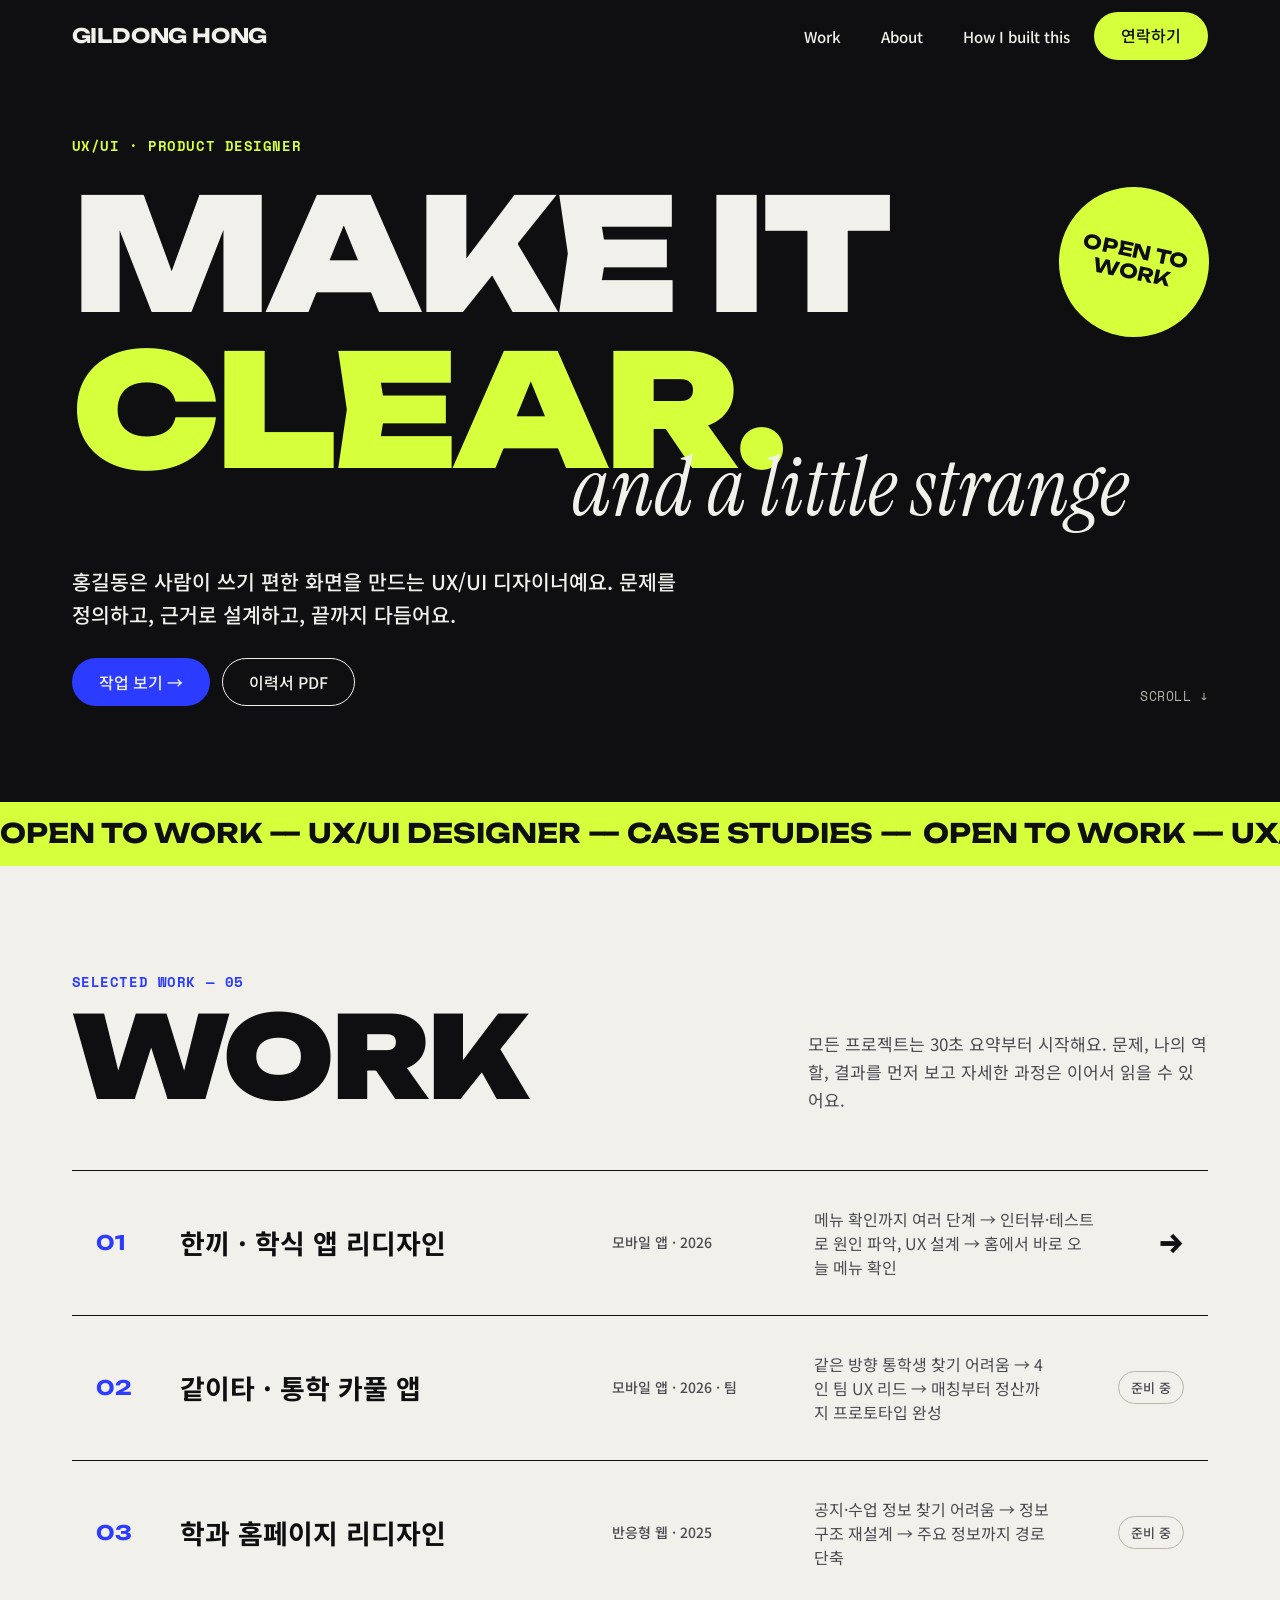
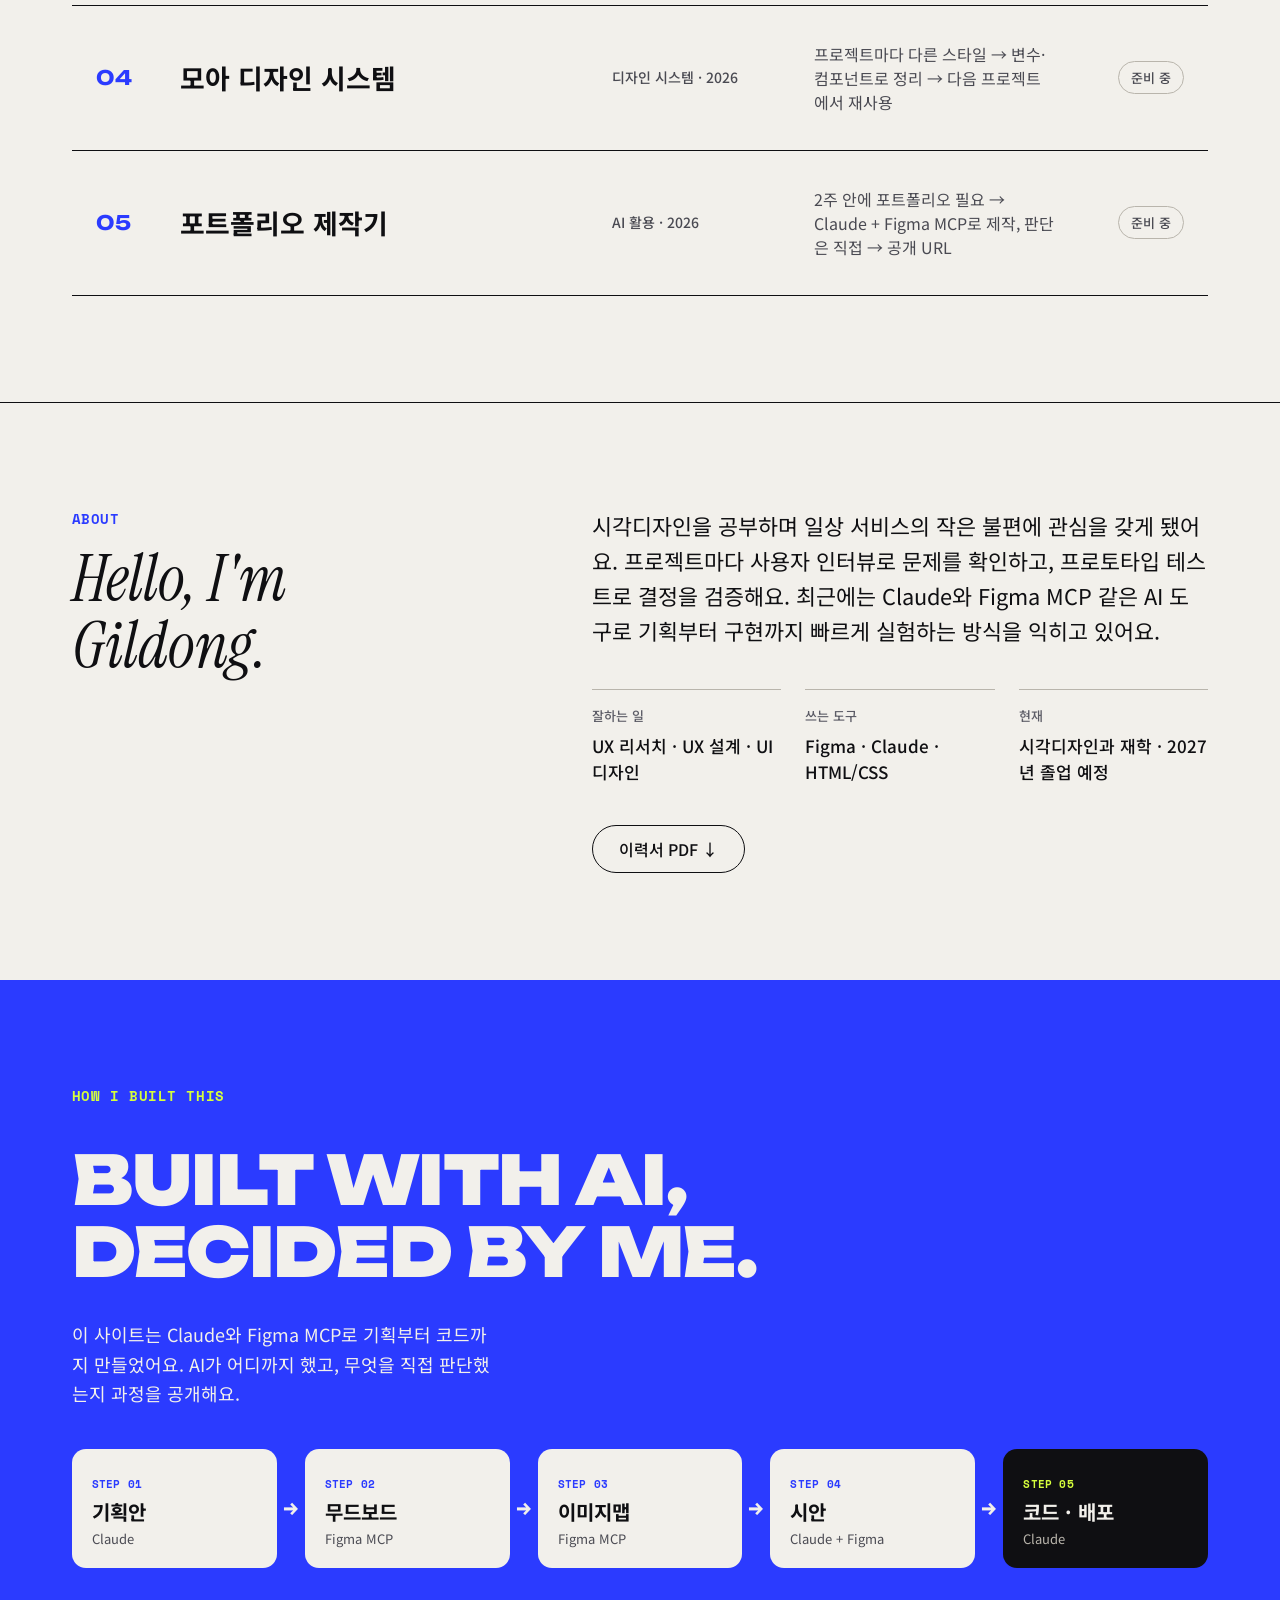
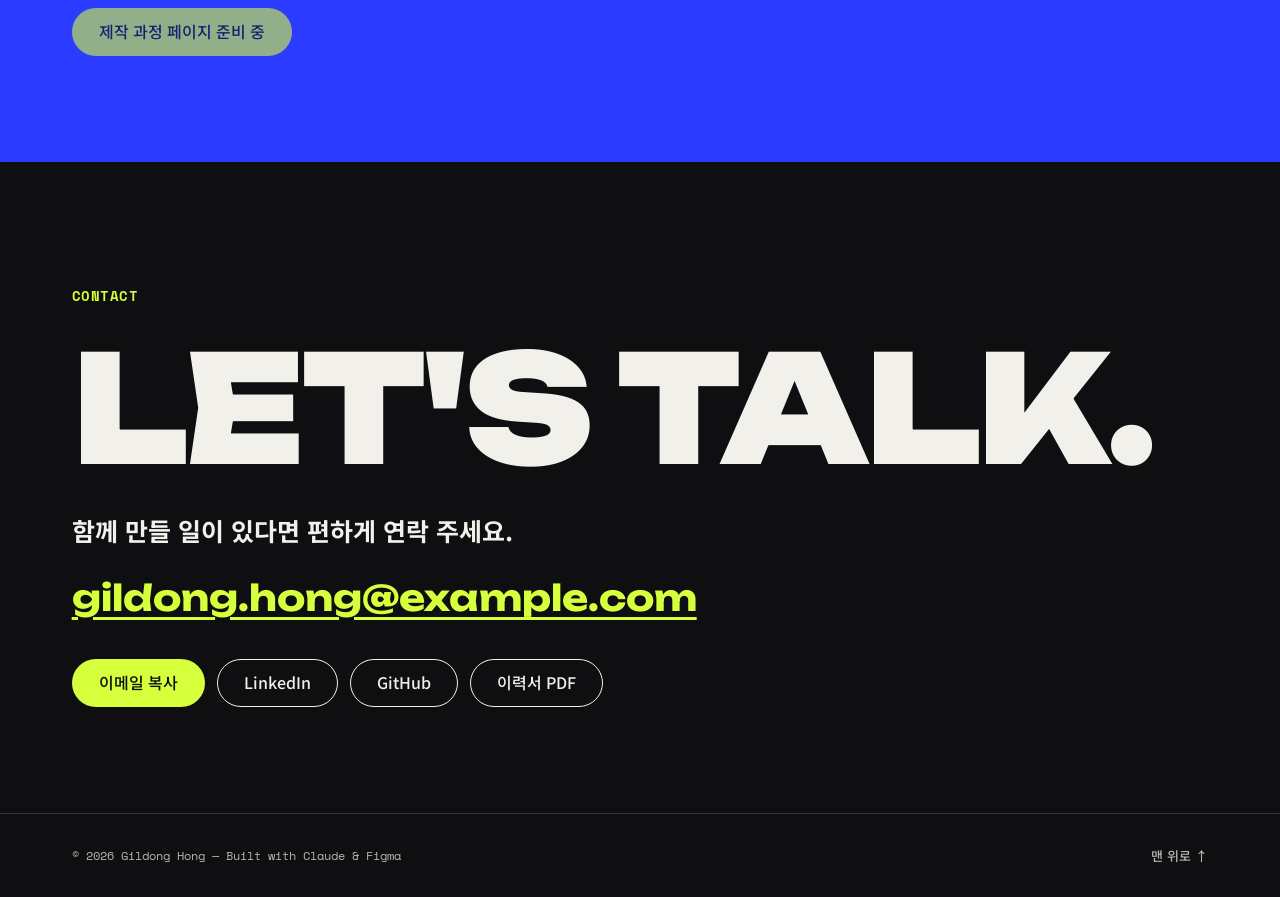
<file: index.html>
<!doctype html>
<html lang="ko">
<head>
  <meta charset="utf-8">
  <meta name="viewport" content="width=device-width, initial-scale=1">
  <title>홍길동 — UX/UI 디자이너 포트폴리오</title>
  <meta name="description" content="사람이 쓰기 편한 화면을 만드는 UX/UI 디자이너 홍길동의 포트폴리오. 모든 프로젝트는 30초 요약부터 시작해요.">
  <meta property="og:title" content="홍길동 — UX/UI 디자이너 포트폴리오">
  <meta property="og:description" content="MAKE IT CLEAR. — 문제를 정의하고, 근거로 설계하고, 끝까지 다듬어요.">
  <meta name="theme-color" content="#0F0F12">
  <link rel="preconnect" href="https://fonts.googleapis.com">
  <link rel="preconnect" href="https://fonts.gstatic.com" crossorigin>
  <link rel="stylesheet" href="https://fonts.googleapis.com/css2?family=Instrument+Serif:ital@1&family=Noto+Sans+KR:wght@400;500;700&family=Space+Mono:wght@400;700&family=Unbounded:wght@700;900&display=swap">
  <link rel="stylesheet" href="css/style.css">
</head>
<body>
  <a class="skip-link" href="#main">본문으로 건너뛰기</a>

  <!-- Header -->
  <header class="site-header on-dark">
    <div class="wrap site-header__inner">
      <a class="logo" href="index.html" aria-label="홍길동 홈">GILDONG HONG</a>
      <button class="menu-btn" type="button" data-menu-btn aria-controls="site-nav" aria-expanded="false" aria-label="메뉴 열기">
        <svg viewBox="0 0 24 24" fill="none" aria-hidden="true"><path d="M3 7h18M3 12h18M3 17h18" stroke="currentColor" stroke-width="2" stroke-linecap="round"/></svg>
      </button>
      <nav class="site-nav" id="site-nav" aria-label="주요 메뉴">
        <ul>
          <li><a class="nav-link" href="#work">Work</a></li>
          <li><a class="nav-link" href="#about">About</a></li>
          <li><a class="nav-link" href="#how">How I built this</a></li>
          <li><a class="pill pill--lime" href="#contact">연락하기</a></li>
        </ul>
      </nav>
    </div>
  </header>

  <main id="main">
    <!-- Hero — EXPLORE mode -->
    <section class="hero on-dark" aria-labelledby="hero-title">
      <div class="wrap">
        <p class="mono-label c-lime">UX/UI · Product Designer</p>
        <h1 class="hero__headline" id="hero-title">
          <span>MAKE IT</span>
          <span class="c-lime">CLEAR.</span>
        </h1>
        <span class="hero__serif" aria-hidden="true">and a little strange</span>
        <div class="hero__bottom">
          <div>
            <p class="hero__intro">홍길동은 사람이 쓰기 편한 화면을 만드는 UX/UI 디자이너예요. 문제를 정의하고, 근거로 설계하고, 끝까지 다듬어요.</p>
            <div class="cta-row">
              <a class="pill pill--blue" href="#work">작업 보기 →</a>
              <!-- TODO: assets 폴더에 이력서 PDF를 넣고 파일 이름을 맞춰 주세요 -->
              <a class="pill pill--outline-light" href="assets/resume.pdf">이력서 PDF</a>
            </div>
          </div>
          <a class="scroll-hint" href="#work">SCROLL ↓</a>
        </div>
      </div>
      <div class="badge" aria-hidden="true">OPEN TO<br>WORK</div>
    </section>

    <!-- Marquee -->
    <div class="marquee" aria-hidden="true">
      <div class="marquee__track">
        <span>OPEN TO WORK — UX/UI DESIGNER — CASE STUDIES —</span>
        <span>OPEN TO WORK — UX/UI DESIGNER — CASE STUDIES —</span>
        <span>OPEN TO WORK — UX/UI DESIGNER — CASE STUDIES —</span>
        <span>OPEN TO WORK — UX/UI DESIGNER — CASE STUDIES —</span>
      </div>
    </div>

    <!-- Selected work -->
    <section class="section" id="work" aria-labelledby="work-title">
      <div class="wrap">
        <div class="work-head reveal">
          <div>
            <p class="mono-label c-blue">Selected work — 05</p>
            <h2 class="display-xl" id="work-title">WORK</h2>
          </div>
          <p class="work-head__desc">모든 프로젝트는 30초 요약부터 시작해요. 문제, 나의 역할, 결과를 먼저 보고 자세한 과정은 이어서 읽을 수 있어요.</p>
        </div>

        <ol class="work-list reveal">
          <li class="work-row">
            <a class="work-row__link" href="work/hangki.html" data-cursor>
              <span class="work-row__num" aria-hidden="true">01</span>
              <h3 class="work-row__title">한끼 · 학식 앱 리디자인</h3>
              <span class="work-row__field">모바일 앱 · 2026</span>
              <p class="work-row__summary">메뉴 확인까지 여러 단계 → 인터뷰·테스트로 원인 파악, UX 설계 → 홈에서 바로 오늘 메뉴 확인</p>
              <span class="work-row__thumb" aria-hidden="true"></span>
              <span class="work-row__arrow" aria-hidden="true">→</span>
            </a>
          </li>
          <li class="work-row">
            <div class="work-row__link">
              <span class="work-row__num" aria-hidden="true">02</span>
              <h3 class="work-row__title">같이타 · 통학 카풀 앱</h3>
              <span class="work-row__field">모바일 앱 · 2026 · 팀</span>
              <p class="work-row__summary">같은 방향 통학생 찾기 어려움 → 4인 팀 UX 리드 → 매칭부터 정산까지 프로토타입 완성</p>
              <span class="work-row__thumb" aria-hidden="true"></span>
              <span class="soon-tag">준비 중</span>
            </div>
          </li>
          <li class="work-row">
            <div class="work-row__link">
              <span class="work-row__num" aria-hidden="true">03</span>
              <h3 class="work-row__title">학과 홈페이지 리디자인</h3>
              <span class="work-row__field">반응형 웹 · 2025</span>
              <p class="work-row__summary">공지·수업 정보 찾기 어려움 → 정보 구조 재설계 → 주요 정보까지 경로 단축</p>
              <span class="work-row__thumb" aria-hidden="true"></span>
              <span class="soon-tag">준비 중</span>
            </div>
          </li>
          <li class="work-row">
            <div class="work-row__link">
              <span class="work-row__num" aria-hidden="true">04</span>
              <h3 class="work-row__title">모아 디자인 시스템</h3>
              <span class="work-row__field">디자인 시스템 · 2026</span>
              <p class="work-row__summary">프로젝트마다 다른 스타일 → 변수·컴포넌트로 정리 → 다음 프로젝트에서 재사용</p>
              <span class="work-row__thumb" aria-hidden="true"></span>
              <span class="soon-tag">준비 중</span>
            </div>
          </li>
          <li class="work-row">
            <div class="work-row__link">
              <span class="work-row__num" aria-hidden="true">05</span>
              <h3 class="work-row__title">포트폴리오 제작기</h3>
              <span class="work-row__field">AI 활용 · 2026</span>
              <p class="work-row__summary">2주 안에 포트폴리오 필요 → Claude + Figma MCP로 제작, 판단은 직접 → 공개 URL</p>
              <span class="work-row__thumb" aria-hidden="true"></span>
              <span class="soon-tag">준비 중</span>
            </div>
          </li>
        </ol>
      </div>
    </section>

    <!-- About -->
    <section class="section about" id="about" aria-labelledby="about-title">
      <div class="wrap about__grid">
        <div class="reveal">
          <p class="mono-label c-blue">About</p>
          <h2 class="serif-xl" id="about-title" lang="en">Hello, I'm<br>Gildong.</h2>
        </div>
        <div class="reveal">
          <p class="about__bio">시각디자인을 공부하며 일상 서비스의 작은 불편에 관심을 갖게 됐어요. 프로젝트마다 사용자 인터뷰로 문제를 확인하고, 프로토타입 테스트로 결정을 검증해요. 최근에는 Claude와 Figma MCP 같은 AI 도구로 기획부터 구현까지 빠르게 실험하는 방식을 익히고 있어요.</p>
          <dl class="facts">
            <div class="fact"><dt>잘하는 일</dt><dd>UX 리서치 · UX 설계 · UI 디자인</dd></div>
            <div class="fact"><dt>쓰는 도구</dt><dd>Figma · Claude · HTML/CSS</dd></div>
            <div class="fact"><dt>현재</dt><dd>시각디자인과 재학 · 2027년 졸업 예정</dd></div>
          </dl>
          <a class="pill pill--outline-dark" href="assets/resume.pdf">이력서 PDF ↓</a>
        </div>
      </div>
    </section>

    <!-- How I built this -->
    <section class="section how on-dark" id="how" aria-labelledby="how-title">
      <div class="wrap">
        <p class="mono-label c-lime">How I built this</p>
        <div class="how__top reveal">
          <h2 class="display-l" id="how-title" lang="en">BUILT WITH AI,<br>DECIDED BY ME.</h2>
          <p class="how__text">이 사이트는 Claude와 Figma MCP로 기획부터 코드까지 만들었어요. AI가 어디까지 했고, 무엇을 직접 판단했는지 과정을 공개해요.</p>
        </div>
        <ol class="steps reveal">
          <li class="step"><span class="step__no">STEP 01</span><p class="step__name">기획안</p><p class="step__tool">Claude</p></li>
          <li class="step"><span class="step__no">STEP 02</span><p class="step__name">무드보드</p><p class="step__tool">Figma MCP</p></li>
          <li class="step"><span class="step__no">STEP 03</span><p class="step__name">이미지맵</p><p class="step__tool">Figma MCP</p></li>
          <li class="step"><span class="step__no">STEP 04</span><p class="step__name">시안</p><p class="step__tool">Claude + Figma</p></li>
          <li class="step step--todo"><span class="step__no">STEP 05</span><p class="step__name">코드 · 배포</p><p class="step__tool">Claude</p></li>
        </ol>
        <span class="pill pill--lime" aria-disabled="true">제작 과정 페이지 준비 중</span>
      </div>
    </section>

    <!-- Contact -->
    <section class="contact on-dark" id="contact" aria-labelledby="contact-title">
      <div class="wrap contact__body">
        <p class="mono-label c-lime">Contact</p>
        <h2 class="display-xxl" id="contact-title" lang="en">LET'S TALK.</h2>
        <p class="contact__lead">함께 만들 일이 있다면 편하게 연락 주세요.</p>
        <!-- 가상 주소예요. 실제 이메일로 바꿔 주세요 (아래 data-copy 값도 함께) -->
        <a class="contact__email" href="mailto:gildong.hong@example.com">gildong.hong@example.com</a>
        <div class="contact__links">
          <button class="pill pill--lime" type="button" data-copy="gildong.hong@example.com">이메일 복사</button>
          <!-- TODO: 실제 프로필 주소로 바꿔 주세요 -->
          <a class="pill pill--outline-light" href="https://www.linkedin.com/" target="_blank" rel="noopener">LinkedIn</a>
          <a class="pill pill--outline-light" href="https://github.com/" target="_blank" rel="noopener">GitHub</a>
          <a class="pill pill--outline-light" href="assets/resume.pdf">이력서 PDF</a>
        </div>
      </div>
    </section>
  </main>

  <footer class="site-footer on-dark">
    <div class="wrap site-footer__inner">
      <p>© 2026 Gildong Hong — Built with Claude &amp; Figma</p>
      <a href="#main">맨 위로 ↑</a>
    </div>
  </footer>

  <div class="cursor" aria-hidden="true">VIEW</div>
  <div class="toast" role="status" aria-live="polite"></div>
  <script src="js/main.js"></script>
</body>
</html>
</file>
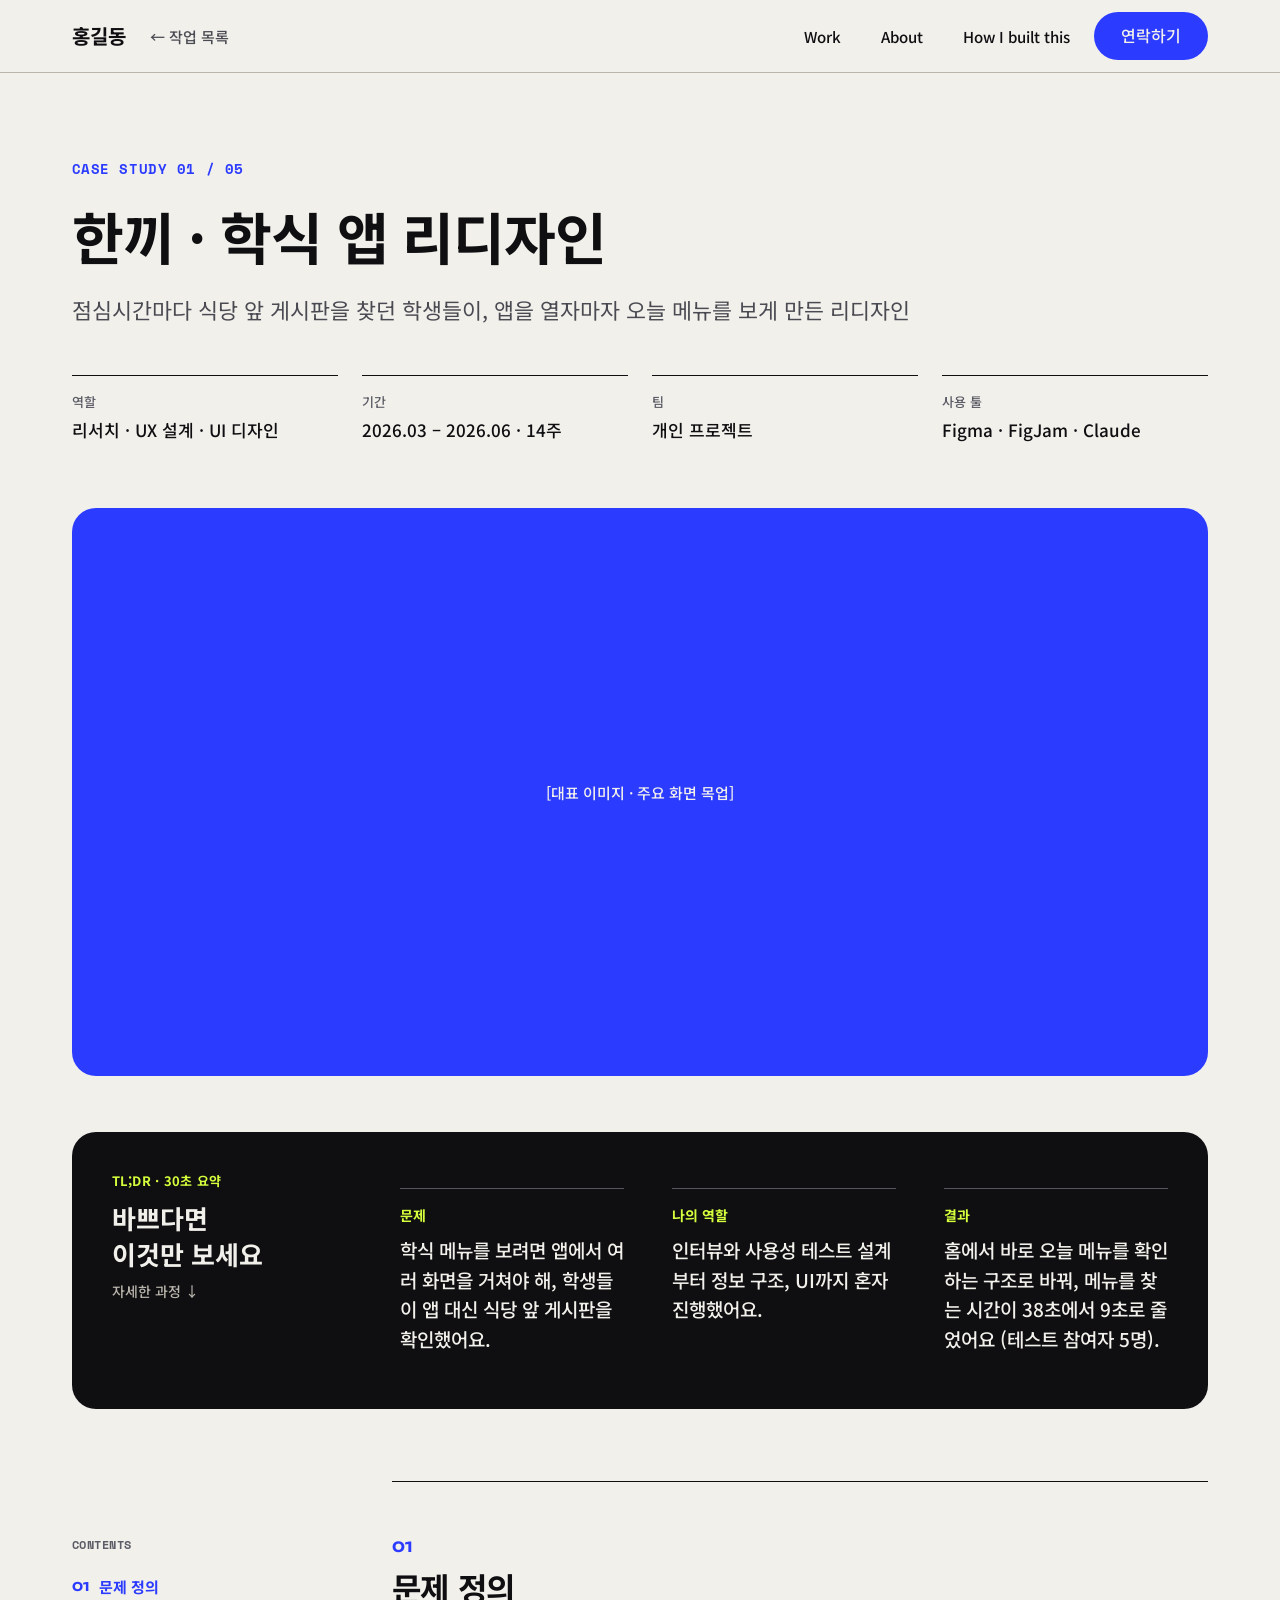
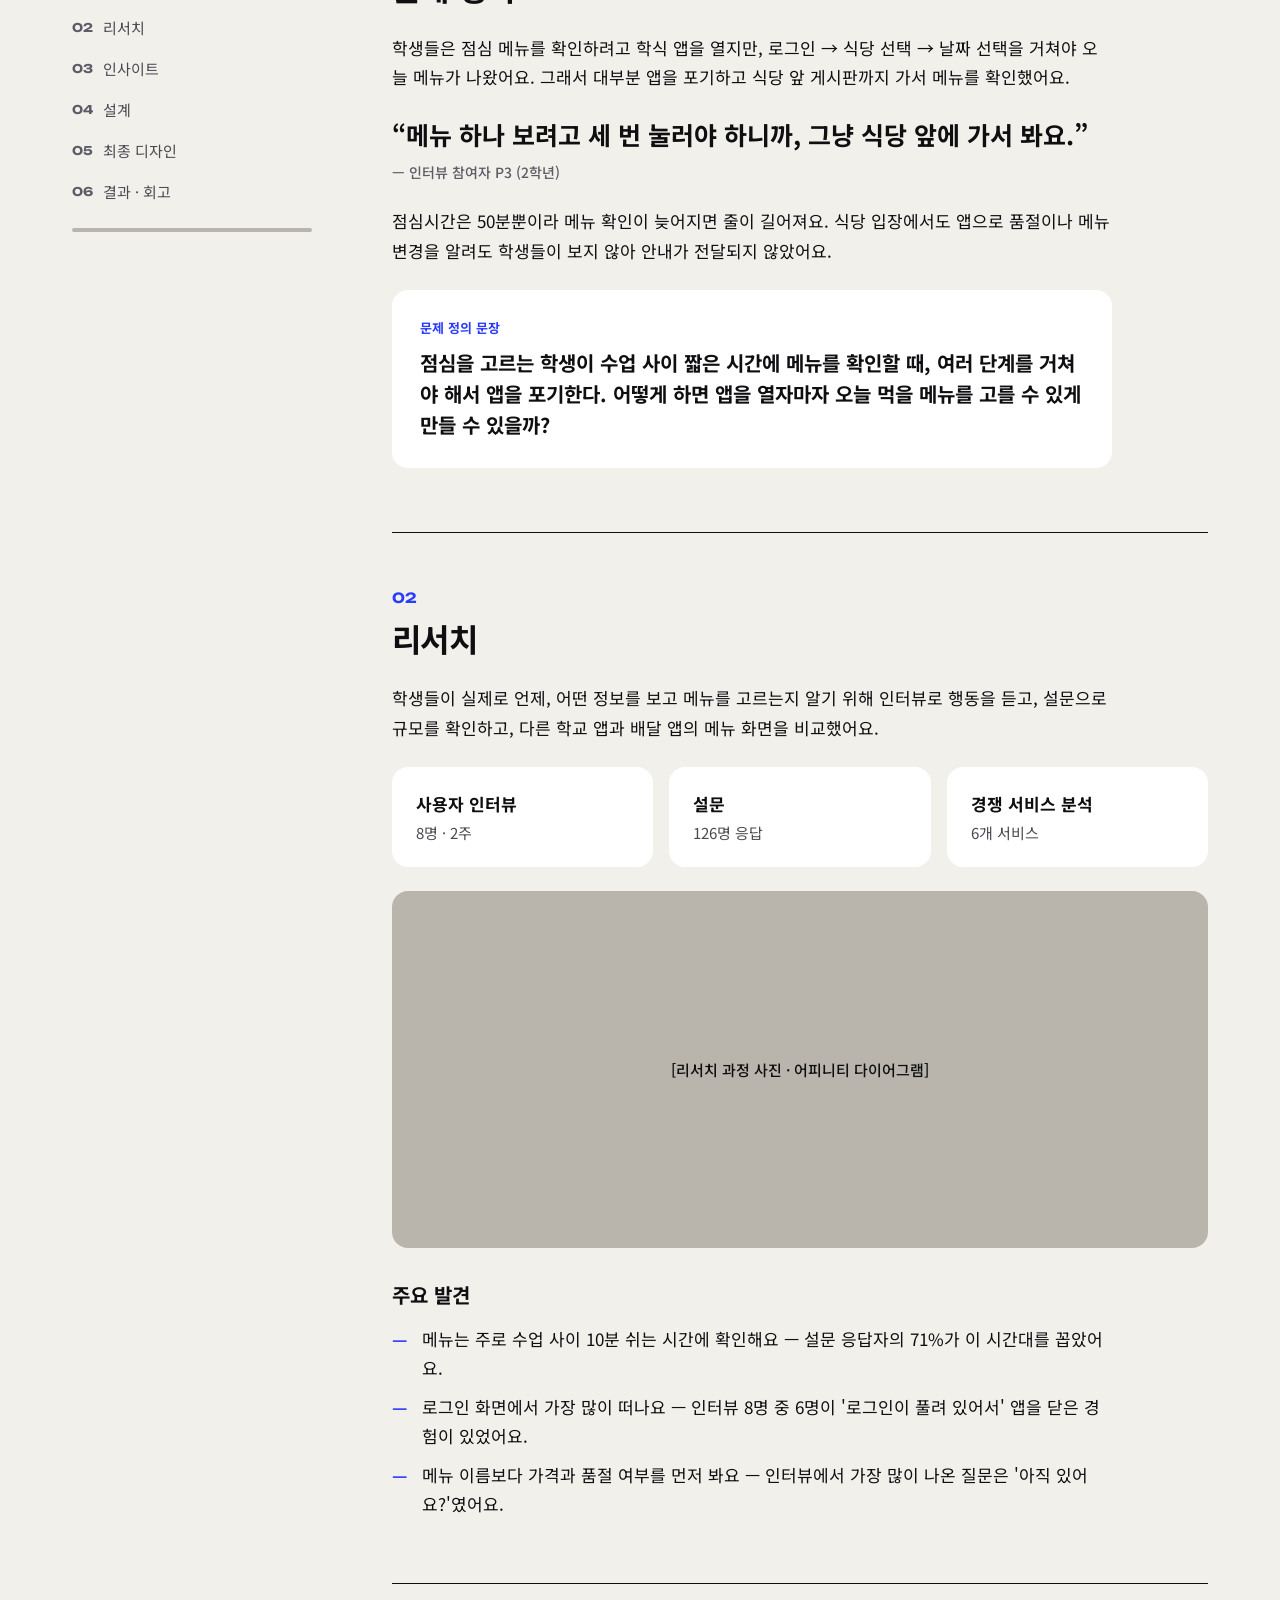
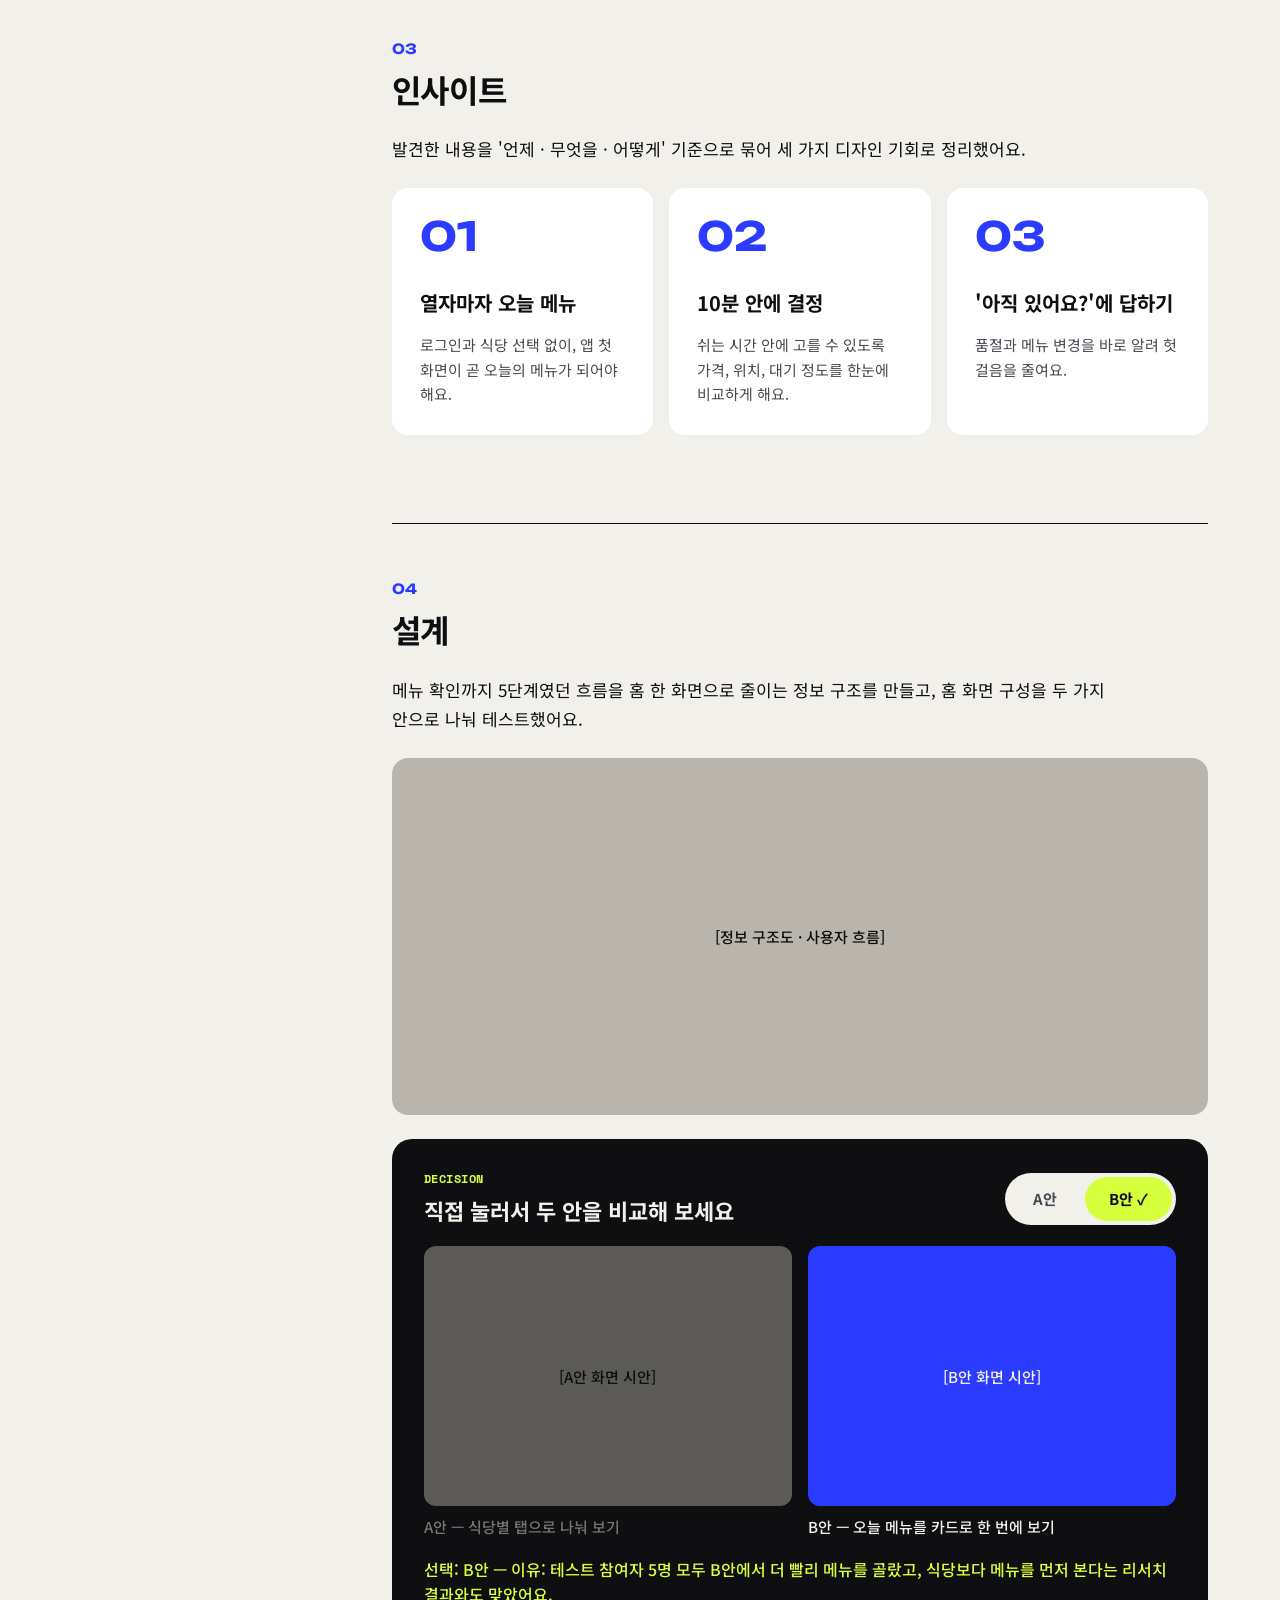
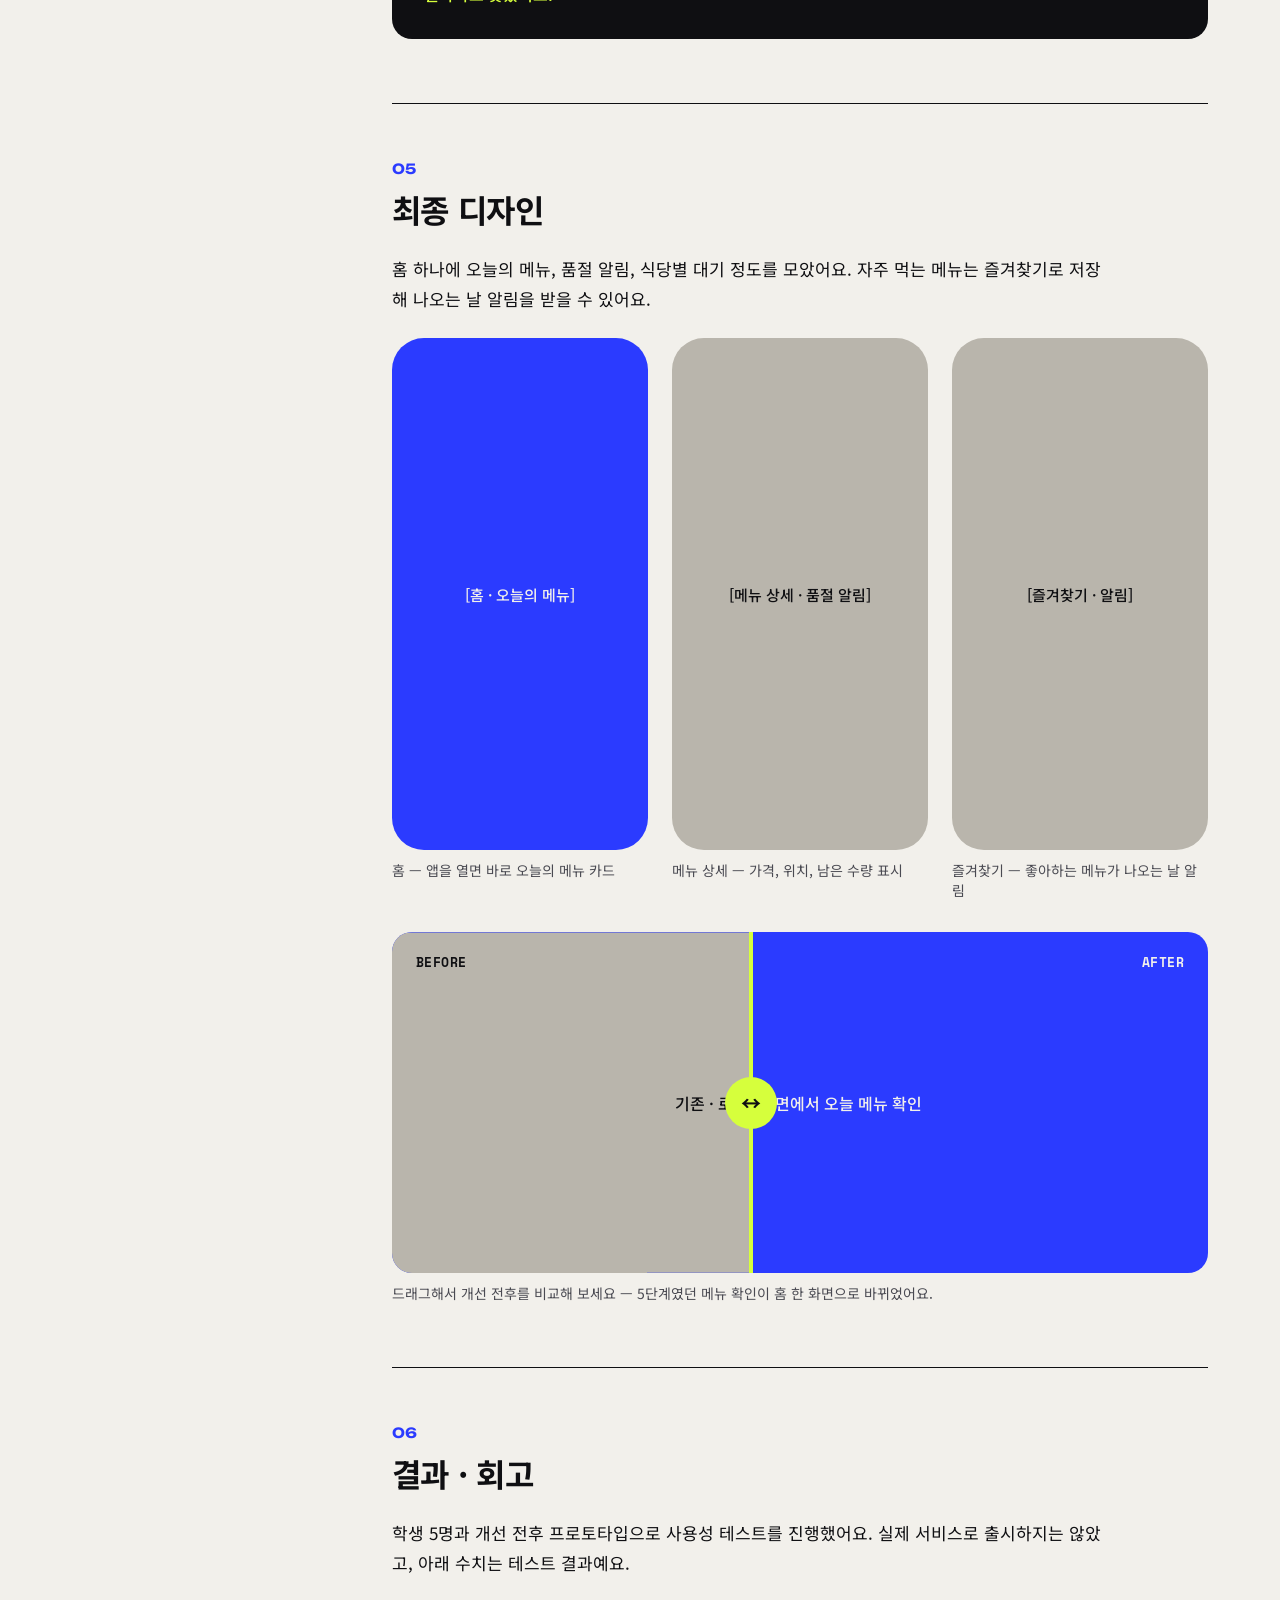
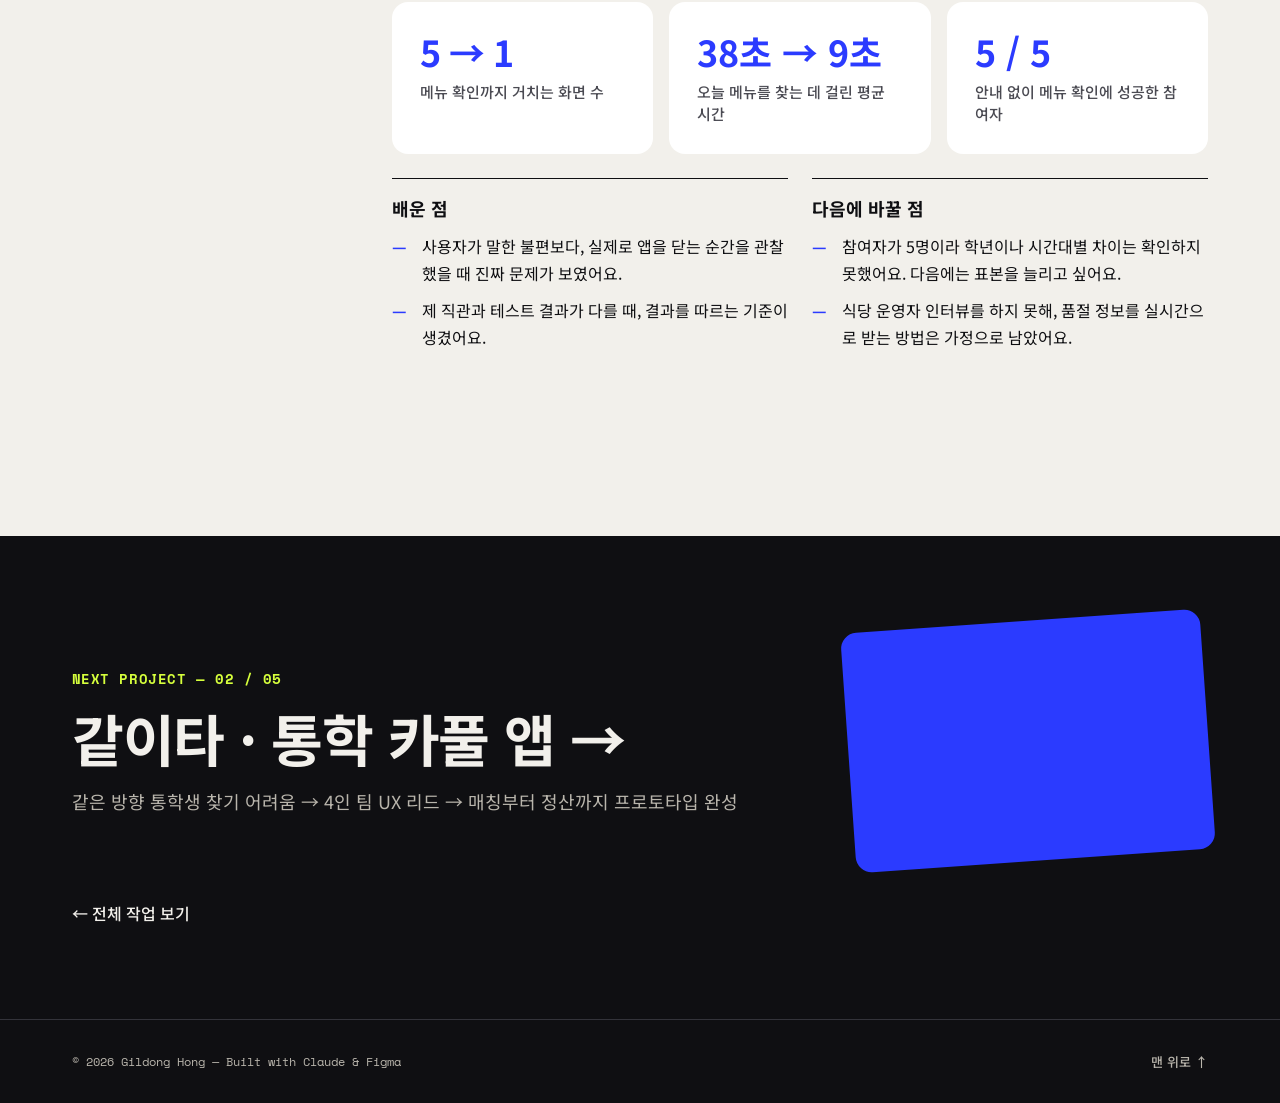
<file: work/hangki.html>
<!doctype html>
<html lang="ko">
<head>
  <meta charset="utf-8">
  <meta name="viewport" content="width=device-width, initial-scale=1">
  <title>한끼 · 학식 앱 리디자인 — 홍길동 포트폴리오</title>
  <meta name="description" content="점심시간마다 식당 앞 게시판을 찾던 학생들이, 앱을 열자마자 오늘 메뉴를 보게 만든 리디자인. 메뉴를 찾는 시간 38초 → 9초 (사용성 테스트 5명).">
  <meta name="theme-color" content="#F2F0EB">
  <link rel="preconnect" href="https://fonts.googleapis.com">
  <link rel="preconnect" href="https://fonts.gstatic.com" crossorigin>
  <link rel="stylesheet" href="https://fonts.googleapis.com/css2?family=Instrument+Serif:ital@1&family=Noto+Sans+KR:wght@400;500;700&family=Space+Mono:wght@400;700&family=Unbounded:wght@700;900&display=swap">
  <link rel="stylesheet" href="../css/style.css">
</head>
<body>
  <a class="skip-link" href="#main">본문으로 건너뛰기</a>

  <!-- Header — READ mode -->
  <header class="site-header site-header--light">
    <div class="wrap site-header__inner">
      <div class="site-header__left">
        <a class="logo--kr" href="../index.html" aria-label="홍길동 홈" style="text-decoration:none">홍길동</a>
        <a class="back-link" href="../index.html#work">← 작업 목록</a>
      </div>
      <button class="menu-btn" type="button" data-menu-btn aria-controls="site-nav" aria-expanded="false" aria-label="메뉴 열기">
        <svg viewBox="0 0 24 24" fill="none" aria-hidden="true"><path d="M3 7h18M3 12h18M3 17h18" stroke="currentColor" stroke-width="2" stroke-linecap="round"/></svg>
      </button>
      <nav class="site-nav" id="site-nav" aria-label="주요 메뉴">
        <ul>
          <li><a class="nav-link" href="../index.html#work">Work</a></li>
          <li><a class="nav-link" href="../index.html#about">About</a></li>
          <li><a class="nav-link" href="../index.html#how">How I built this</a></li>
          <li><a class="pill pill--blue" href="../index.html#contact">연락하기</a></li>
        </ul>
      </nav>
    </div>
  </header>

  <main id="main">
    <!-- Title -->
    <section class="wrap case-hero">
      <p class="mono-label c-blue">Case study 01 / 05</p>
      <h1 class="case-title">한끼 · 학식 앱 리디자인</h1>
      <p class="case-lead">점심시간마다 식당 앞 게시판을 찾던 학생들이, 앱을 열자마자 오늘 메뉴를 보게 만든 리디자인</p>
      <dl class="meta">
        <div><dt>역할</dt><dd>리서치 · UX 설계 · UI 디자인</dd></div>
        <div><dt>기간</dt><dd>2026.03 – 2026.06 · 14주</dd></div>
        <div><dt>팀</dt><dd>개인 프로젝트</dd></div>
        <div><dt>사용 툴</dt><dd>Figma · FigJam · Claude</dd></div>
      </dl>
    </section>

    <div class="wrap">
      <!-- TODO: 대표 목업 이미지로 교체 -->
      <div class="ph ph--blue ph--hero" role="img" aria-label="대표 이미지: 한끼 앱 주요 화면 목업">[대표 이미지 · 주요 화면 목업]</div>

      <!-- TL;DR — 30초 요약 -->
      <section class="tldr" aria-labelledby="tldr-title">
        <div>
          <p class="label-kr c-lime">TL;DR · 30초 요약</p>
          <h2 class="tldr__title" id="tldr-title">바쁘다면<br>이것만 보세요</h2>
          <a class="tldr__more" href="#problem">자세한 과정 ↓</a>
        </div>
        <dl class="tldr__item"><dt>문제</dt><dd>학식 메뉴를 보려면 앱에서 여러 화면을 거쳐야 해, 학생들이 앱 대신 식당 앞 게시판을 확인했어요.</dd></dl>
        <dl class="tldr__item"><dt>나의 역할</dt><dd>인터뷰와 사용성 테스트 설계부터 정보 구조, UI까지 혼자 진행했어요.</dd></dl>
        <dl class="tldr__item"><dt>결과</dt><dd>홈에서 바로 오늘 메뉴를 확인하는 구조로 바꿔, 메뉴를 찾는 시간이 38초에서 9초로 줄었어요 (테스트 참여자 5명).</dd></dl>
      </section>
    </div>

    <!-- Mobile sticky TOC -->
    <div class="toc-bar">
      <details>
        <summary>
          <span class="toc-bar__current"><span class="n" data-toc-num>01</span><span data-toc-name>문제 정의</span></span>
          <span class="toc-bar__toggle">목차 ▾</span>
        </summary>
        <ol data-toc>
          <li><a href="#problem">01 문제 정의</a></li>
          <li><a href="#research">02 리서치</a></li>
          <li><a href="#insight">03 인사이트</a></li>
          <li><a href="#design">04 설계</a></li>
          <li><a href="#final">05 최종 디자인</a></li>
          <li><a href="#result">06 결과 · 회고</a></li>
        </ol>
      </details>
      <div class="progress" aria-hidden="true"><span data-progress></span></div>
    </div>

    <div class="wrap case-body">
      <!-- Desktop TOC -->
      <nav class="toc" aria-label="케이스 스터디 목차">
        <p class="mono-label" style="font-size:12px;color:var(--label)">Contents</p>
        <ol data-toc>
          <li><a href="#problem"><span class="n">01</span>문제 정의</a></li>
          <li><a href="#research"><span class="n">02</span>리서치</a></li>
          <li><a href="#insight"><span class="n">03</span>인사이트</a></li>
          <li><a href="#design"><span class="n">04</span>설계</a></li>
          <li><a href="#final"><span class="n">05</span>최종 디자인</a></li>
          <li><a href="#result"><span class="n">06</span>결과 · 회고</a></li>
        </ol>
        <div class="progress" aria-hidden="true"><span data-progress></span></div>
      </nav>

      <div data-case-content>
        <!-- 01 -->
        <section class="cs-section" id="problem" data-title="문제 정의" aria-labelledby="h-problem">
          <p class="cs-num">01</p>
          <h2 id="h-problem">문제 정의</h2>
          <p class="prose">학생들은 점심 메뉴를 확인하려고 학식 앱을 열지만, 로그인 → 식당 선택 → 날짜 선택을 거쳐야 오늘 메뉴가 나왔어요. 그래서 대부분 앱을 포기하고 식당 앞 게시판까지 가서 메뉴를 확인했어요.</p>
          <blockquote class="quote">
            <p>“메뉴 하나 보려고 세 번 눌러야 하니까, 그냥 식당 앞에 가서 봐요.”</p>
            <footer>— 인터뷰 참여자 P3 (2학년)</footer>
          </blockquote>
          <p class="prose">점심시간은 50분뿐이라 메뉴 확인이 늦어지면 줄이 길어져요. 식당 입장에서도 앱으로 품절이나 메뉴 변경을 알려도 학생들이 보지 않아 안내가 전달되지 않았어요.</p>
          <div class="card problem">
            <p class="problem__label">문제 정의 문장</p>
            <p class="problem__text">점심을 고르는 학생이 수업 사이 짧은 시간에 메뉴를 확인할 때, 여러 단계를 거쳐야 해서 앱을 포기한다. 어떻게 하면 앱을 열자마자 오늘 먹을 메뉴를 고를 수 있게 만들 수 있을까?</p>
          </div>
        </section>

        <!-- 02 -->
        <section class="cs-section" id="research" data-title="리서치" aria-labelledby="h-research">
          <p class="cs-num">02</p>
          <h2 id="h-research">리서치</h2>
          <p class="prose">학생들이 실제로 언제, 어떤 정보를 보고 메뉴를 고르는지 알기 위해 인터뷰로 행동을 듣고, 설문으로 규모를 확인하고, 다른 학교 앱과 배달 앱의 메뉴 화면을 비교했어요.</p>
          <ul class="grid-3">
            <li class="card method"><p class="method__name">사용자 인터뷰</p><p class="method__value">8명 · 2주</p></li>
            <li class="card method"><p class="method__name">설문</p><p class="method__value">126명 응답</p></li>
            <li class="card method"><p class="method__name">경쟁 서비스 분석</p><p class="method__value">6개 서비스</p></li>
          </ul>
          <!-- TODO: 리서치 사진으로 교체 -->
          <div class="ph ph--wide" role="img" aria-label="리서치 과정 사진과 어피니티 다이어그램">[리서치 과정 사진 · 어피니티 다이어그램]</div>
          <h3>주요 발견</h3>
          <ul class="dash-list">
            <li>메뉴는 주로 수업 사이 10분 쉬는 시간에 확인해요 — 설문 응답자의 71%가 이 시간대를 꼽았어요.</li>
            <li>로그인 화면에서 가장 많이 떠나요 — 인터뷰 8명 중 6명이 '로그인이 풀려 있어서' 앱을 닫은 경험이 있었어요.</li>
            <li>메뉴 이름보다 가격과 품절 여부를 먼저 봐요 — 인터뷰에서 가장 많이 나온 질문은 '아직 있어요?'였어요.</li>
          </ul>
        </section>

        <!-- 03 -->
        <section class="cs-section" id="insight" data-title="인사이트" aria-labelledby="h-insight">
          <p class="cs-num">03</p>
          <h2 id="h-insight">인사이트</h2>
          <p class="prose">발견한 내용을 '언제 · 무엇을 · 어떻게' 기준으로 묶어 세 가지 디자인 기회로 정리했어요.</p>
          <ul class="grid-3">
            <li class="card insight"><p class="insight__no" aria-hidden="true">01</p><h3 class="insight__title">열자마자 오늘 메뉴</h3><p class="insight__text">로그인과 식당 선택 없이, 앱 첫 화면이 곧 오늘의 메뉴가 되어야 해요.</p></li>
            <li class="card insight"><p class="insight__no" aria-hidden="true">02</p><h3 class="insight__title">10분 안에 결정</h3><p class="insight__text">쉬는 시간 안에 고를 수 있도록 가격, 위치, 대기 정도를 한눈에 비교하게 해요.</p></li>
            <li class="card insight"><p class="insight__no" aria-hidden="true">03</p><h3 class="insight__title">'아직 있어요?'에 답하기</h3><p class="insight__text">품절과 메뉴 변경을 바로 알려 헛걸음을 줄여요.</p></li>
          </ul>
        </section>

        <!-- 04 -->
        <section class="cs-section" id="design" data-title="설계" aria-labelledby="h-design">
          <p class="cs-num">04</p>
          <h2 id="h-design">설계</h2>
          <p class="prose">메뉴 확인까지 5단계였던 흐름을 홈 한 화면으로 줄이는 정보 구조를 만들고, 홈 화면 구성을 두 가지 안으로 나눠 테스트했어요.</p>
          <!-- TODO: 정보 구조도 이미지로 교체 -->
          <div class="ph ph--wide" role="img" aria-label="정보 구조도와 사용자 흐름" style="margin-top:24px">[정보 구조도 · 사용자 흐름]</div>

          <div class="decision on-dark" data-ab>
            <div class="decision__head">
              <div>
                <p class="mono-label c-lime" style="font-size:12px">Decision</p>
                <p class="decision__title">직접 눌러서 두 안을 비교해 보세요</p>
              </div>
              <div class="seg" role="group" aria-label="시안 선택">
                <button type="button" data-ab-btn="A" aria-pressed="false">A안</button>
                <button type="button" data-ab-btn="B" aria-pressed="true">B안 ✓</button>
              </div>
            </div>
            <div class="options">
              <figure class="option" data-ab-option="A" style="margin:0">
                <div class="ph" role="img" aria-label="A안 화면 시안">[A안 화면 시안]</div>
                <figcaption>A안 — 식당별 탭으로 나눠 보기</figcaption>
              </figure>
              <figure class="option is-selected" data-ab-option="B" style="margin:0">
                <div class="ph ph--blue" role="img" aria-label="B안 화면 시안">[B안 화면 시안]</div>
                <figcaption>B안 — 오늘 메뉴를 카드로 한 번에 보기</figcaption>
              </figure>
            </div>
            <p class="decision__reason" data-ab-reason aria-live="polite"
               data-reason-a="A안을 보고 있어요 — 식당을 먼저 고르게 해서, 테스트에서 메뉴를 찾는 데 더 오래 걸렸어요. 최종 선택은 B안이에요."
               data-reason-b="선택: B안 — 이유: 테스트 참여자 5명 모두 B안에서 더 빨리 메뉴를 골랐고, 식당보다 메뉴를 먼저 본다는 리서치 결과와도 맞았어요.">선택: B안 — 이유: 테스트 참여자 5명 모두 B안에서 더 빨리 메뉴를 골랐고, 식당보다 메뉴를 먼저 본다는 리서치 결과와도 맞았어요.</p>
          </div>
        </section>

        <!-- 05 -->
        <section class="cs-section" id="final" data-title="최종 디자인" aria-labelledby="h-final">
          <p class="cs-num">05</p>
          <h2 id="h-final">최종 디자인</h2>
          <p class="prose">홈 하나에 오늘의 메뉴, 품절 알림, 식당별 대기 정도를 모았어요. 자주 먹는 메뉴는 즐겨찾기로 저장해 나오는 날 알림을 받을 수 있어요.</p>
          <div class="screens" tabindex="0" aria-label="주요 화면 3개, 옆으로 넘겨 보기">
            <figure class="screen" style="margin:0"><div class="ph ph--blue" role="img" aria-label="홈 화면">[홈 · 오늘의 메뉴]</div><figcaption>홈 — 앱을 열면 바로 오늘의 메뉴 카드</figcaption></figure>
            <figure class="screen" style="margin:0"><div class="ph" role="img" aria-label="메뉴 상세 화면">[메뉴 상세 · 품절 알림]</div><figcaption>메뉴 상세 — 가격, 위치, 남은 수량 표시</figcaption></figure>
            <figure class="screen" style="margin:0"><div class="ph" role="img" aria-label="즐겨찾기 화면">[즐겨찾기 · 알림]</div><figcaption>즐겨찾기 — 좋아하는 메뉴가 나오는 날 알림</figcaption></figure>
          </div>
          <p class="swipe-hint">← 옆으로 넘겨 보세요 →</p>

          <div class="ba" data-ba>
            <div class="ba__after"><span class="ba__tag">AFTER</span>개선 · 홈 한 화면에서 오늘 메뉴 확인</div>
            <div class="ba__before"><span class="ba__tag">BEFORE</span>기존 · 로그인 → 식당 → 날짜 → 메뉴</div>
            <div class="ba__handle" aria-hidden="true"></div>
            <label class="sr-only" for="ba-range">개선 전후 비교 슬라이더</label>
            <input id="ba-range" type="range" min="0" max="100" value="44">
          </div>
          <p class="ba-caption">드래그해서 개선 전후를 비교해 보세요 — 5단계였던 메뉴 확인이 홈 한 화면으로 바뀌었어요.</p>
        </section>

        <!-- 06 -->
        <section class="cs-section" id="result" data-title="결과 · 회고" aria-labelledby="h-result">
          <p class="cs-num">06</p>
          <h2 id="h-result">결과 · 회고</h2>
          <p class="prose">학생 5명과 개선 전후 프로토타입으로 사용성 테스트를 진행했어요. 실제 서비스로 출시하지는 않았고, 아래 수치는 테스트 결과예요.</p>
          <ul class="grid-3">
            <li class="card result"><p class="result__value">5 → 1</p><p class="result__label">메뉴 확인까지 거치는 화면 수</p></li>
            <li class="card result"><p class="result__value">38초 → 9초</p><p class="result__label">오늘 메뉴를 찾는 데 걸린 평균 시간</p></li>
            <li class="card result"><p class="result__value">5 / 5</p><p class="result__label">안내 없이 메뉴 확인에 성공한 참여자</p></li>
          </ul>
          <div class="reflection">
            <div>
              <h3>배운 점</h3>
              <ul class="dash-list">
                <li>사용자가 말한 불편보다, 실제로 앱을 닫는 순간을 관찰했을 때 진짜 문제가 보였어요.</li>
                <li>제 직관과 테스트 결과가 다를 때, 결과를 따르는 기준이 생겼어요.</li>
              </ul>
            </div>
            <div>
              <h3>다음에 바꿀 점</h3>
              <ul class="dash-list">
                <li>참여자가 5명이라 학년이나 시간대별 차이는 확인하지 못했어요. 다음에는 표본을 늘리고 싶어요.</li>
                <li>식당 운영자 인터뷰를 하지 못해, 품절 정보를 실시간으로 받는 방법은 가정으로 남았어요.</li>
              </ul>
            </div>
          </div>
        </section>
      </div>
    </div>

    <!-- Next project — back to EXPLORE -->
    <section class="next on-dark" aria-labelledby="next-title">
      <div class="wrap">
        <div class="next__row">
          <div>
            <p class="mono-label c-lime">Next project — 02 / 05</p>
            <!-- TODO: 같이타 케이스 스터디를 만들면 work/gachita.html로 연결 -->
            <a class="next__title" id="next-title" href="../index.html#work">같이타 · 통학 카풀 앱 →</a>
            <p class="next__summary">같은 방향 통학생 찾기 어려움 → 4인 팀 UX 리드 → 매칭부터 정산까지 프로토타입 완성</p>
          </div>
          <div class="next__thumb" aria-hidden="true"></div>
        </div>
        <a class="next__all" href="../index.html#work">← 전체 작업 보기</a>
      </div>
    </section>
  </main>

  <footer class="site-footer on-dark">
    <div class="wrap site-footer__inner">
      <p>© 2026 Gildong Hong — Built with Claude &amp; Figma</p>
      <a href="#main">맨 위로 ↑</a>
    </div>
  </footer>

  <script src="../js/main.js"></script>
</body>
</html>
</file>
<file: css/style.css>
/* =========================================================
   Gildong Hong — Portfolio
   Style: Electric Editorial (moodboard)
   EXPLORE mode (home) / READ mode (case study)
   ========================================================= */

:root {
  /* Color — Figma "Portfolio Colors / mood-*" */
  --ink: #0F0F12;
  --paper: #F2F0EB;
  --blue: #2B3BFF;
  --lime: #D6FF3C;
  --stone: #B9B5AC;
  --white: #FFFFFF;
  --muted: #4A4A52;
  --label: #5C5C66;
  --line: #D9D5CD;
  --dark-border: #55555E;
  --dark-line: #33333A;

  /* Type */
  --f-disp: "Unbounded", "Arial Black", sans-serif;
  --f-serif: "Instrument Serif", Georgia, serif;
  --f-body: "Noto Sans KR", "Apple SD Gothic Neo", system-ui, sans-serif;
  --f-mono: "Space Mono", ui-monospace, monospace;

  /* Layout */
  --maxw: 1440px;
  --px: clamp(24px, 5.6vw, 80px);
  --header-h: 72px;
}

*, *::before, *::after { box-sizing: border-box; }
html { scroll-behavior: smooth; }
body {
  margin: 0;
  font-family: var(--f-body);
  background: var(--paper);
  color: var(--ink);
  -webkit-font-smoothing: antialiased;
  text-rendering: optimizeLegibility;
}
img { max-width: 100%; display: block; }
a { color: inherit; }
h1, h2, h3, p { margin: 0; }
ul, ol { margin: 0; padding: 0; list-style: none; }
button { font: inherit; }

@media (prefers-reduced-motion: reduce) {
  html { scroll-behavior: auto; }
  *, *::before, *::after { animation: none !important; transition: none !important; }
}

/* Accessibility */
.skip-link {
  position: absolute; left: -9999px; top: 8px; z-index: 100;
  background: var(--lime); color: var(--ink);
  padding: 10px 16px; border-radius: 999px; font-weight: 700; text-decoration: none;
}
.skip-link:focus { left: 8px; }
:focus-visible { outline: 3px solid var(--blue); outline-offset: 3px; }
.on-dark :focus-visible { outline-color: var(--lime); }
.sr-only {
  position: absolute; width: 1px; height: 1px; padding: 0; margin: -1px;
  overflow: hidden; clip: rect(0 0 0 0); white-space: nowrap; border: 0;
}

/* Layout helpers */
.wrap { max-width: var(--maxw); margin: 0 auto; padding-inline: var(--px); }
.section { padding-block: clamp(64px, 8.3vw, 120px); }

/* Labels */
.mono-label {
  font: 700 14px/1.4 var(--f-mono);
  letter-spacing: .04em;
  text-transform: uppercase;
}
.label-kr { font: 700 13px/1.4 var(--f-body); letter-spacing: .02em; }
.c-blue { color: var(--blue); }
.c-lime { color: var(--lime); }

/* Display type */
.display-xxl, .display-xl, .display-l {
  font-family: var(--f-disp);
  font-weight: 900;
  line-height: 1;
  letter-spacing: -.03em;
}
.display-xxl { font-size: clamp(56px, 11.7vw, 168px); }
.display-xl  { font-size: clamp(56px, 8.9vw, 128px); }
.display-l   { font-size: clamp(36px, 5.3vw, 76px); line-height: 1.05; letter-spacing: -.02em; }
.serif-xl    { font: italic 400 clamp(48px, 5vw, 72px)/1.05 var(--f-serif); }

/* =========================================================
   Pill button
   ========================================================= */
.pill {
  display: inline-flex; align-items: center; justify-content: center; gap: 6px;
  min-height: 48px; padding: 12px 26px;
  border-radius: 999px; border: 1.5px solid transparent;
  font: 500 16px/1.2 var(--f-body);
  text-decoration: none; cursor: pointer; white-space: nowrap;
  transition: transform .2s ease, background-color .2s ease, color .2s ease;
}
.pill:hover { transform: translateY(-2px); }
.pill--blue { background: var(--blue); color: var(--paper); }
.pill--lime { background: var(--lime); color: var(--ink); }
.pill--outline-light { background: transparent; color: var(--paper); border-color: var(--paper); }
.pill--outline-dark { background: transparent; color: var(--ink); border-color: var(--ink); }
.pill--outline-light:hover { background: var(--paper); color: var(--ink); }
.pill--outline-dark:hover { background: var(--ink); color: var(--paper); }
.pill[aria-disabled="true"] { opacity: .6; cursor: default; transform: none; }

/* =========================================================
   Header
   ========================================================= */
.site-header {
  position: sticky; top: 0; z-index: 50;
  background: var(--ink); color: var(--paper);
}
.site-header__inner {
  display: flex; justify-content: space-between; align-items: center;
  min-height: var(--header-h); position: relative;
}
.site-header__left { display: flex; align-items: center; gap: 24px; }
.logo { font: 700 20px/1 var(--f-disp); text-decoration: none; letter-spacing: -.01em; }
.logo--kr { font: 700 20px/1 var(--f-body); }
.back-link { font: 500 15px var(--f-body); color: var(--muted); text-decoration: none; }
.back-link:hover { color: var(--blue); }
.site-nav ul { display: flex; align-items: center; gap: 8px; }
.nav-link {
  display: inline-block; padding: 12px 16px;
  font: 500 15px var(--f-body); text-decoration: none;
}
.nav-link:hover { color: var(--lime); }
.menu-btn {
  display: none; width: 44px; height: 44px; padding: 0;
  border: 0; background: transparent; color: inherit; cursor: pointer;
  align-items: center; justify-content: center;
}
.menu-btn svg { width: 24px; height: 24px; }

.site-header--light { background: var(--paper); color: var(--ink); border-bottom: 1px solid var(--stone); }
.site-header--light .nav-link:hover { color: var(--blue); }

@media (max-width: 860px) {
  :root { --header-h: 60px; }
  .menu-btn { display: inline-flex; margin-right: -10px; }
  .site-nav {
    display: none;
    position: absolute; left: calc(-1 * var(--px)); right: calc(-1 * var(--px)); top: 100%;
    padding: 8px var(--px) 24px;
    background: var(--ink);
    border-bottom: 1px solid var(--dark-line);
  }
  .site-header--light .site-nav { background: var(--paper); border-bottom-color: var(--stone); }
  .site-nav.is-open { display: block; }
  .site-nav ul { flex-direction: column; align-items: stretch; gap: 4px; }
  .site-nav .nav-link { display: block; padding: 14px 0; font-size: 17px; }
  .site-nav .pill { width: 100%; margin-top: 8px; }
  .logo, .logo--kr { font-size: 18px; }
  .back-link { font-size: 14px; }
}

/* =========================================================
   HOME — Hero (EXPLORE)
   ========================================================= */
.hero {
  position: relative; overflow: hidden;
  background: var(--ink); color: var(--paper);
  padding-block: 64px 96px;
}
.hero__headline {
  margin-top: 20px;
  font: 900 clamp(56px, 12.2vw, 176px)/1 var(--f-disp);
  letter-spacing: -.03em;
}
.hero__headline span { display: block; }
.hero__serif {
  display: block; width: fit-content;
  margin: -.5em 0 0 44%;
  font: italic 400 clamp(36px, 6.4vw, 92px)/1 var(--f-serif);
  position: relative;
}
.hero__bottom {
  display: flex; justify-content: space-between; align-items: flex-end;
  flex-wrap: wrap; gap: 24px; margin-top: 36px;
}
.hero__intro {
  max-width: 620px; margin-bottom: 28px;
  font: 500 clamp(17px, 1.6vw, 22px)/1.6 var(--f-body);
}
.cta-row { display: flex; flex-wrap: wrap; gap: 12px; }
.scroll-hint { font: 400 13px var(--f-mono); letter-spacing: .04em; color: var(--stone); text-decoration: none; }

.badge {
  position: absolute; top: clamp(110px, 9vw, 130px); right: var(--px);
  width: clamp(92px, 11.7vw, 168px); aspect-ratio: 1;
  display: grid; place-items: center; text-align: center;
  border-radius: 50%; background: var(--lime); color: var(--ink);
  font: 700 clamp(12px, 1.5vw, 22px)/1.1 var(--f-disp);
  transform: rotate(12deg);
  animation: wobble 6s ease-in-out infinite;
}
@keyframes wobble {
  0%, 100% { transform: rotate(12deg); }
  50% { transform: rotate(-6deg); }
}

@media (max-width: 860px) {
  .hero { padding-block: 40px 56px; }
  .hero__serif { margin: 12px 0 0; font-size: clamp(32px, 10vw, 40px); }
  .badge { top: 132px; right: 16px; }
}

/* Marquee */
.marquee {
  overflow: hidden; white-space: nowrap;
  background: var(--lime); color: var(--ink);
  padding-block: clamp(14px, 1.4vw, 22px);
}
.marquee__track { display: inline-flex; animation: marquee 30s linear infinite; }
.marquee__track span { font: 700 clamp(20px, 2.1vw, 30px)/1 var(--f-disp); padding-right: .4em; }
@keyframes marquee { to { transform: translateX(-50%); } }

/* =========================================================
   HOME — Work
   ========================================================= */
.work-head {
  display: flex; justify-content: space-between; align-items: flex-end;
  flex-wrap: wrap; gap: 24px;
}
.work-head .display-xl { margin-top: 8px; }
.work-head__desc { max-width: 400px; font-size: 17px; line-height: 1.65; color: var(--muted); }

.work-list { margin-top: 56px; border-bottom: 1px solid var(--ink); }
.work-row { border-top: 1px solid var(--ink); }
.work-row__link {
  position: relative;
  display: grid;
  grid-template-columns: 52px minmax(0, 400px) 170px minmax(0, 1fr) auto auto;
  align-items: center; gap: 32px;
  padding: 30px 24px;
  color: var(--ink); text-decoration: none;
  transition: background-color .25s ease, color .25s ease;
}
.work-row__num { font: 700 20px var(--f-disp); color: var(--blue); }
.work-row__title { font: 700 clamp(22px, 2.1vw, 30px)/1.3 var(--f-body); }
.work-row__field { font: 500 14px/1.4 var(--f-body); color: var(--muted); }
.work-row__summary { font-size: 16px; line-height: 1.5; color: var(--muted); }
.work-row__thumb {
  width: 0; height: 84px; border-radius: 8px; background: var(--blue);
  transition: width .3s ease;
}
.work-row__arrow { font: 700 28px var(--f-disp); transition: transform .25s ease; }
.soon-tag {
  display: inline-block; padding: 6px 12px; border-radius: 999px;
  border: 1px solid var(--stone); font: 500 13px var(--f-body); color: var(--muted);
}

@media (hover: hover) {
  a.work-row__link:hover, a.work-row__link:focus-visible { background: var(--ink); color: var(--lime); }
  a.work-row__link:hover .work-row__num,
  a.work-row__link:focus-visible .work-row__num { color: var(--lime); }
  a.work-row__link:hover .work-row__field,
  a.work-row__link:hover .work-row__summary { color: var(--stone); }
  a.work-row__link:hover .work-row__thumb { width: 128px; }
  a.work-row__link:hover .work-row__arrow { transform: translateX(6px); }
}

@media (max-width: 1100px) {
  .work-row__link { grid-template-columns: 44px minmax(0, 1fr) 150px auto; }
  .work-row__summary { grid-column: 2 / 4; }
  .work-row__thumb { display: none; }
}
@media (max-width: 860px) {
  .work-list { margin-top: 32px; }
  .work-row__link {
    grid-template-columns: auto minmax(0, 1fr) auto;
    grid-template-areas: "num field arrow" "title title title" "sum sum sum";
    gap: 8px 10px; padding: 20px 0;
  }
  .work-row__num { grid-area: num; font-size: 14px; }
  .work-row__field { grid-area: field; font-size: 12px; }
  .work-row__arrow { grid-area: arrow; font-size: 20px; }
  .work-row__title { grid-area: title; font-size: 22px; }
  .work-row__summary { grid-area: sum; font-size: 14px; line-height: 1.55; }
}

/* Custom cursor (desktop only, set up in JS) */
.cursor {
  position: fixed; left: 0; top: 0; z-index: 60;
  width: 84px; height: 84px; border-radius: 50%;
  display: grid; place-items: center;
  background: var(--lime); color: var(--ink);
  font: 700 14px var(--f-mono); letter-spacing: .04em;
  pointer-events: none;
  transform: translate(-50%, -50%) scale(0);
  transition: transform .2s ease;
}
.cursor.is-active { transform: translate(-50%, -50%) scale(1); }

/* =========================================================
   HOME — About
   ========================================================= */
.about { border-top: 1px solid var(--ink); }
.about__grid { display: grid; grid-template-columns: 440px minmax(0, 1fr); gap: 80px; }
.about .serif-xl { margin-top: 16px; }
.about__bio { font-size: clamp(17px, 1.7vw, 24px); line-height: 1.6; }
.facts { display: grid; grid-template-columns: repeat(3, minmax(0, 1fr)); gap: 24px; margin: 40px 0; }
.fact { border-top: 1px solid var(--stone); padding-top: 16px; }
.fact dt { font: 500 13px var(--f-body); color: var(--label); }
.fact dd { margin: 8px 0 0; font: 500 17px/1.55 var(--f-body); }

@media (max-width: 860px) {
  .about__grid { grid-template-columns: 1fr; gap: 24px; }
  .facts { grid-template-columns: 1fr; gap: 0; margin: 24px 0; }
  .fact { padding-block: 14px; }
  .fact dd { font-size: 16px; }
}

/* =========================================================
   HOME — How I built this
   ========================================================= */
.how { background: var(--blue); color: var(--paper); }
.how__top {
  display: flex; justify-content: space-between; align-items: flex-end;
  flex-wrap: wrap; gap: 32px; margin-top: 40px;
}
.how__text { max-width: 420px; font-size: 18px; line-height: 1.65; }
.steps {
  display: grid; grid-template-columns: repeat(5, minmax(0, 1fr));
  gap: 28px; margin: 40px 0;
}
.step { position: relative; padding: 20px; border-radius: 14px; background: var(--paper); color: var(--ink); }
.step:not(:last-child)::after {
  content: "→"; position: absolute; right: -22px; top: 50%; transform: translateY(-50%);
  font: 700 18px var(--f-disp); color: var(--paper);
}
.step__no { font: 700 11px var(--f-mono); letter-spacing: .02em; color: var(--blue); }
.step__name { margin-top: 6px; font: 700 20px/1.3 var(--f-body); }
.step__tool { margin-top: 4px; font-size: 13px; color: var(--muted); }
.step--todo { background: var(--ink); color: var(--paper); }
.step--todo .step__no { color: var(--lime); }
.step--todo .step__tool { color: var(--stone); }

@media (max-width: 860px) {
  .how__text { font-size: 16px; }
  .steps { grid-template-columns: 1fr; gap: 8px; margin: 24px 0; }
  .step { display: flex; align-items: center; gap: 14px; padding: 14px 16px; border-radius: 12px; }
  .step::after { display: none; }
  .step__name { margin: 0; flex: 1; font-size: 16px; }
  .step__tool { margin: 0; font-size: 12px; }
}

/* =========================================================
   Contact + Footer (shared, dark)
   ========================================================= */
.contact { background: var(--ink); color: var(--paper); padding-top: clamp(72px, 9.7vw, 140px); }
.contact__body { padding-bottom: clamp(56px, 8.3vw, 120px); }
.contact .display-xxl { margin: 28px 0; }
.contact__lead { font: 700 clamp(20px, 1.95vw, 28px)/1.45 var(--f-body); }
.contact__email {
  display: inline-block; margin-top: 28px;
  font: 700 clamp(20px, 2.8vw, 40px)/1.2 var(--f-disp);
  color: var(--lime); text-underline-offset: 6px;
  overflow-wrap: anywhere;
}
.contact__links { display: flex; flex-wrap: wrap; gap: 12px; margin-top: 40px; }

.site-footer { background: var(--ink); color: var(--stone); border-top: 1px solid var(--dark-line); }
.site-footer__inner {
  display: flex; justify-content: space-between; align-items: center;
  flex-wrap: wrap; gap: 12px; padding-block: 24px;
  font: 400 12px var(--f-mono);
}
.site-footer a { font: 500 13px var(--f-body); text-decoration: none; padding: 8px 0; }
.site-footer a:hover { color: var(--lime); }

.toast {
  position: fixed; left: 50%; bottom: 24px; z-index: 70;
  transform: translate(-50%, 200%);
  visibility: hidden;
  padding: 12px 20px; border-radius: 999px;
  background: var(--lime); color: var(--ink); font-weight: 700;
  transition: transform .3s ease, visibility .3s;
}
.toast.is-visible { transform: translate(-50%, 0); visibility: visible; }

/* Scroll reveal (only when JS is on) */
.js .reveal { opacity: 0; transform: translateY(32px); transition: opacity .7s ease, transform .7s ease; }
.js .reveal.is-visible { opacity: 1; transform: none; }

/* =========================================================
   CASE STUDY (READ mode)
   ========================================================= */
.case-hero { padding-block: clamp(40px, 6.7vw, 96px) clamp(28px, 3.9vw, 56px); }
.case-title { margin-top: 24px; font: 700 clamp(32px, 4.4vw, 64px)/1.2 var(--f-body); letter-spacing: -.02em; }
.case-lead { margin-top: 24px; max-width: 900px; font-size: clamp(17px, 1.7vw, 24px); line-height: 1.5; color: var(--muted); }
.meta { display: grid; grid-template-columns: repeat(4, minmax(0, 1fr)); gap: 24px; margin-top: 48px; }
.meta div { border-top: 1px solid var(--ink); padding-top: 16px; }
.meta dt { font: 500 13px var(--f-body); color: var(--label); }
.meta dd { margin: 6px 0 0; font: 500 17px/1.5 var(--f-body); }

/* Image placeholders (replace with <img> later) */
.ph {
  display: grid; place-items: center; padding: 16px; text-align: center;
  border-radius: 16px; background: var(--stone); color: var(--ink);
  font: 500 15px/1.4 var(--f-body);
}
.ph--blue { background: var(--blue); color: var(--paper); }
.ph--hero { aspect-ratio: 2 / 1; border-radius: 24px; }
.ph--wide { aspect-ratio: 16 / 7; }

/* TL;DR */
.tldr {
  display: grid; grid-template-columns: 240px repeat(3, minmax(0, 1fr)); gap: 48px;
  margin-top: 56px; padding: 40px; border-radius: 24px;
  background: var(--ink); color: var(--paper);
}
.tldr__title { margin-top: 10px; font: 700 26px/1.35 var(--f-body); }
.tldr__more { display: inline-block; margin-top: 10px; font: 500 14px var(--f-body); color: var(--stone); text-decoration: none; }
.tldr__item { border-top: 1px solid var(--dark-border); padding-top: 16px; }
.tldr__item dt { font: 700 14px var(--f-body); color: var(--lime); }
.tldr__item dd { margin: 10px 0 0; font: 500 19px/1.55 var(--f-body); }

/* Body: TOC + content */
.case-body { display: grid; grid-template-columns: 240px minmax(0, 1fr); gap: 80px; padding-block: 72px 120px; }
.toc { position: sticky; top: calc(var(--header-h) + 24px); align-self: start; padding-top: 56px; }
.toc ol { margin-top: 12px; }
.toc a { display: flex; align-items: center; gap: 10px; padding: 10px 0; font-size: 15px; color: var(--muted); text-decoration: none; }
.toc a .n { font: 700 12px var(--f-disp); color: var(--label); }
.toc a:hover { color: var(--blue); }
.toc a.is-active { color: var(--blue); font-weight: 700; }
.toc a.is-active .n { color: var(--blue); }
.progress { height: 4px; margin-top: 16px; border-radius: 2px; background: var(--stone); overflow: hidden; }
.progress span { display: block; height: 100%; width: 0; background: var(--blue); transition: width .15s linear; }

.toc-bar { display: none; }

.cs-section { border-top: 1px solid var(--ink); padding-block: 56px 64px; scroll-margin-top: calc(var(--header-h) + 24px); }
.cs-num { font: 700 14px var(--f-disp); color: var(--blue); }
.cs-section h2 { margin: 12px 0 24px; font: 700 clamp(26px, 2.5vw, 36px)/1.3 var(--f-body); letter-spacing: -.01em; }
.cs-section h3 { margin: 32px 0 16px; font: 700 20px var(--f-body); }
.prose { max-width: 720px; font-size: 17px; line-height: 1.75; }
.prose + .prose { margin-top: 20px; }
.quote { max-width: 720px; margin: 24px 0; }
.quote p { font: 700 clamp(20px, 1.95vw, 28px)/1.45 var(--f-body); }
.quote footer { margin-top: 10px; font: 500 14px var(--f-body); color: var(--label); }

.card { background: var(--white); border-radius: 16px; padding: 24px; }
.problem { max-width: 720px; margin-top: 24px; padding: 28px; }
.problem__label { font: 700 13px var(--f-body); color: var(--blue); }
.problem__text { margin-top: 10px; font: 700 20px/1.55 var(--f-body); }

.grid-3 { display: grid; grid-template-columns: repeat(3, minmax(0, 1fr)); gap: 16px; margin-block: 24px; }
.method__name { font: 700 17px var(--f-body); }
.method__value { margin-top: 6px; font-size: 15px; color: var(--muted); }

.dash-list { max-width: 720px; }
.dash-list li { position: relative; padding-left: 30px; font-size: 17px; line-height: 1.7; }
.dash-list li + li { margin-top: 10px; }
.dash-list li::before { content: "—"; position: absolute; left: 0; color: var(--blue); font-weight: 700; }

.insight { padding: 28px; }
.insight__no { font: 700 40px/1 var(--f-disp); color: var(--blue); }
.insight__title { margin-top: 16px; font: 700 19px/1.4 var(--f-body); }
.insight__text { margin-top: 10px; font-size: 15px; line-height: 1.65; color: var(--muted); }

/* Decision A/B */
.decision { margin-top: 24px; padding: 32px; border-radius: 20px; background: var(--ink); color: var(--paper); }
.decision__head { display: flex; justify-content: space-between; align-items: center; flex-wrap: wrap; gap: 16px; }
.decision__title { margin-top: 6px; font: 700 22px var(--f-body); }
.seg { display: inline-flex; gap: 4px; padding: 4px; border-radius: 999px; background: var(--paper); }
.seg button {
  min-height: 44px; padding: 10px 24px; border: 0; border-radius: 999px;
  background: transparent; color: var(--muted);
  font: 700 15px var(--f-body); cursor: pointer;
}
.seg button[aria-pressed="true"] { background: var(--lime); color: var(--ink); }
.options { display: grid; grid-template-columns: repeat(2, minmax(0, 1fr)); gap: 16px; margin-top: 20px; }
.option { opacity: .45; transition: opacity .3s ease; }
.option.is-selected { opacity: 1; }
.option .ph { height: 260px; border-radius: 12px; }
.option figcaption { margin-top: 10px; font: 500 15px var(--f-body); }
.decision__reason { margin-top: 20px; font: 500 16px/1.55 var(--f-body); color: var(--lime); }

/* Final screens */
.screens { display: grid; grid-template-columns: repeat(3, minmax(0, 1fr)); gap: 24px; margin-top: 24px; }
.screen .ph { aspect-ratio: 1 / 2; border-radius: 32px; }
.screen figcaption { margin-top: 10px; font-size: 14px; color: var(--muted); }
.swipe-hint { display: none; }

/* Before / After */
.ba {
  --pos: 44%;
  position: relative; margin-top: 32px;
  aspect-ratio: 12 / 5; border-radius: 20px; overflow: hidden;
  background: var(--blue); color: var(--paper);
}
.ba__after, .ba__before { position: absolute; inset: 0; display: grid; place-items: center; font: 500 16px var(--f-body); }
.ba__before { background: var(--stone); color: var(--ink); clip-path: inset(0 calc(100% - var(--pos)) 0 0); }
.ba__tag { position: absolute; top: 20px; font: 700 13px var(--f-mono); letter-spacing: .04em; }
.ba__before .ba__tag { left: 24px; }
.ba__after .ba__tag { right: 24px; }
.ba__handle { position: absolute; top: 0; bottom: 0; left: var(--pos); width: 4px; transform: translateX(-2px); background: var(--lime); pointer-events: none; }
.ba__handle::after {
  content: "↔"; position: absolute; top: 50%; left: 50%; transform: translate(-50%, -50%);
  width: 52px; height: 52px; border-radius: 50%;
  display: grid; place-items: center;
  background: var(--lime); color: var(--ink); font: 700 20px var(--f-body);
}
.ba input[type="range"] {
  position: absolute; inset: 0; width: 100%; height: 100%; margin: 0;
  opacity: 0; cursor: ew-resize;
}
.ba:focus-within { outline: 3px solid var(--blue); outline-offset: 3px; }
.ba-caption { margin-top: 10px; font-size: 14px; color: var(--muted); }

/* Results */
.result { padding: 28px; }
.result__value { font: 700 clamp(28px, 2.8vw, 40px)/1.2 var(--f-body); color: var(--blue); }
.result__label { margin-top: 8px; font: 500 15px/1.5 var(--f-body); color: var(--muted); }
.reflection { display: grid; grid-template-columns: repeat(2, minmax(0, 1fr)); gap: 24px; margin-top: 24px; }
.reflection > div { border-top: 1px solid var(--ink); padding-top: 16px; }
.reflection h3 { margin: 0 0 12px; font-size: 18px; }
.reflection .dash-list li { font-size: 16px; }

/* Next project (back to EXPLORE) */
.next { background: var(--ink); color: var(--paper); padding-block: clamp(56px, 6.7vw, 96px); }
.next__row { display: flex; justify-content: space-between; align-items: center; gap: 32px; flex-wrap: wrap; }
.next__title { display: block; margin-top: 16px; font: 700 clamp(30px, 4.4vw, 64px)/1.2 var(--f-body); letter-spacing: -.02em; text-decoration: none; }
.next__title:hover { color: var(--lime); }
.next__summary { margin-top: 16px; font-size: 18px; color: var(--stone); }
.next__thumb { width: 360px; height: 240px; border-radius: 16px; background: var(--blue); transform: rotate(-4deg); }
.next__all { display: inline-block; margin-top: 32px; font: 500 16px var(--f-body); text-decoration: none; padding: 8px 0; }
.next__all:hover { color: var(--lime); }

@media (max-width: 1100px) {
  .tldr { grid-template-columns: 1fr 1fr; }
  .case-body { grid-template-columns: 200px minmax(0, 1fr); gap: 48px; }
}

@media (max-width: 860px) {
  .meta { grid-template-columns: repeat(2, minmax(0, 1fr)); gap: 12px; margin-top: 24px; }
  .meta dd { font-size: 14px; }
  .ph--hero { aspect-ratio: 342 / 240; border-radius: 18px; }
  .ph--wide { aspect-ratio: 342 / 220; }
  .tldr { grid-template-columns: 1fr; gap: 16px; margin-top: 28px; padding: 24px 22px; border-radius: 18px; }
  .tldr__title { font-size: 20px; }
  .tldr__more { display: none; }
  .tldr__item dd { font-size: 16px; }

  .case-body { display: block; padding-block: 0 56px; }
  .toc { display: none; }
  .toc-bar {
    display: block; position: sticky; top: var(--header-h); z-index: 40;
    background: var(--paper); border-top: 1px solid var(--stone);
    padding: 6px var(--px) 12px; margin-top: 16px;
  }
  .toc-bar summary {
    display: flex; justify-content: space-between; align-items: center;
    min-height: 44px; cursor: pointer; list-style: none;
  }
  .toc-bar summary::-webkit-details-marker { display: none; }
  .toc-bar__current { display: flex; gap: 8px; align-items: center; color: var(--blue); font-weight: 700; font-size: 15px; }
  .toc-bar__current .n { font: 700 12px var(--f-disp); }
  .toc-bar__toggle { font: 500 14px var(--f-body); color: var(--muted); }
  .toc-bar ol { padding-bottom: 8px; }
  .toc-bar ol a { display: block; padding: 10px 0; text-decoration: none; color: var(--muted); }
  .toc-bar ol a.is-active { color: var(--blue); font-weight: 700; }
  .toc-bar .progress { margin-top: 4px; }

  .cs-section { padding-block: 40px 44px; scroll-margin-top: calc(var(--header-h) + 80px); }
  .cs-num { font-size: 12px; }
  .prose, .dash-list li { font-size: 16px; }
  .problem { padding: 20px; }
  .problem__text { font-size: 17px; }
  .grid-3 { grid-template-columns: 1fr; gap: 8px; }
  .method { display: flex; justify-content: space-between; align-items: center; padding: 16px 18px; }
  .method__value { margin: 0; font-size: 13px; }
  .insight { padding: 20px; }
  .insight__no { font-size: 28px; }

  .decision { padding: 22px 20px; border-radius: 18px; }
  .decision__title { font-size: 18px; }
  .seg { display: flex; width: 100%; }
  .seg button { flex: 1; }
  .options { grid-template-columns: 1fr; }
  .option:not(.is-selected) { display: none; }
  .option .ph { height: 300px; }

  .screens {
    display: flex; gap: 12px; overflow-x: auto;
    scroll-snap-type: x mandatory; margin-inline: calc(-1 * var(--px)); padding-inline: var(--px);
    scrollbar-width: none;
  }
  .screens::-webkit-scrollbar { display: none; }
  .screen { flex: 0 0 220px; scroll-snap-align: start; }
  .screen .ph { border-radius: 28px; }
  .swipe-hint { display: block; margin-top: 8px; font-size: 13px; color: var(--muted); }

  .ba { aspect-ratio: 342 / 240; border-radius: 16px; }
  .ba__handle::after { width: 44px; height: 44px; font-size: 18px; }

  .result { display: flex; align-items: center; gap: 16px; padding: 18px 20px; }
  .result__value { font-size: 24px; white-space: nowrap; }
  .result__label { margin: 0; font-size: 14px; }
  .reflection { grid-template-columns: 1fr; }

  .next__thumb { width: 100%; height: 180px; transform: none; border-radius: 14px; }
  .next__summary { font-size: 15px; }
}
</file>
